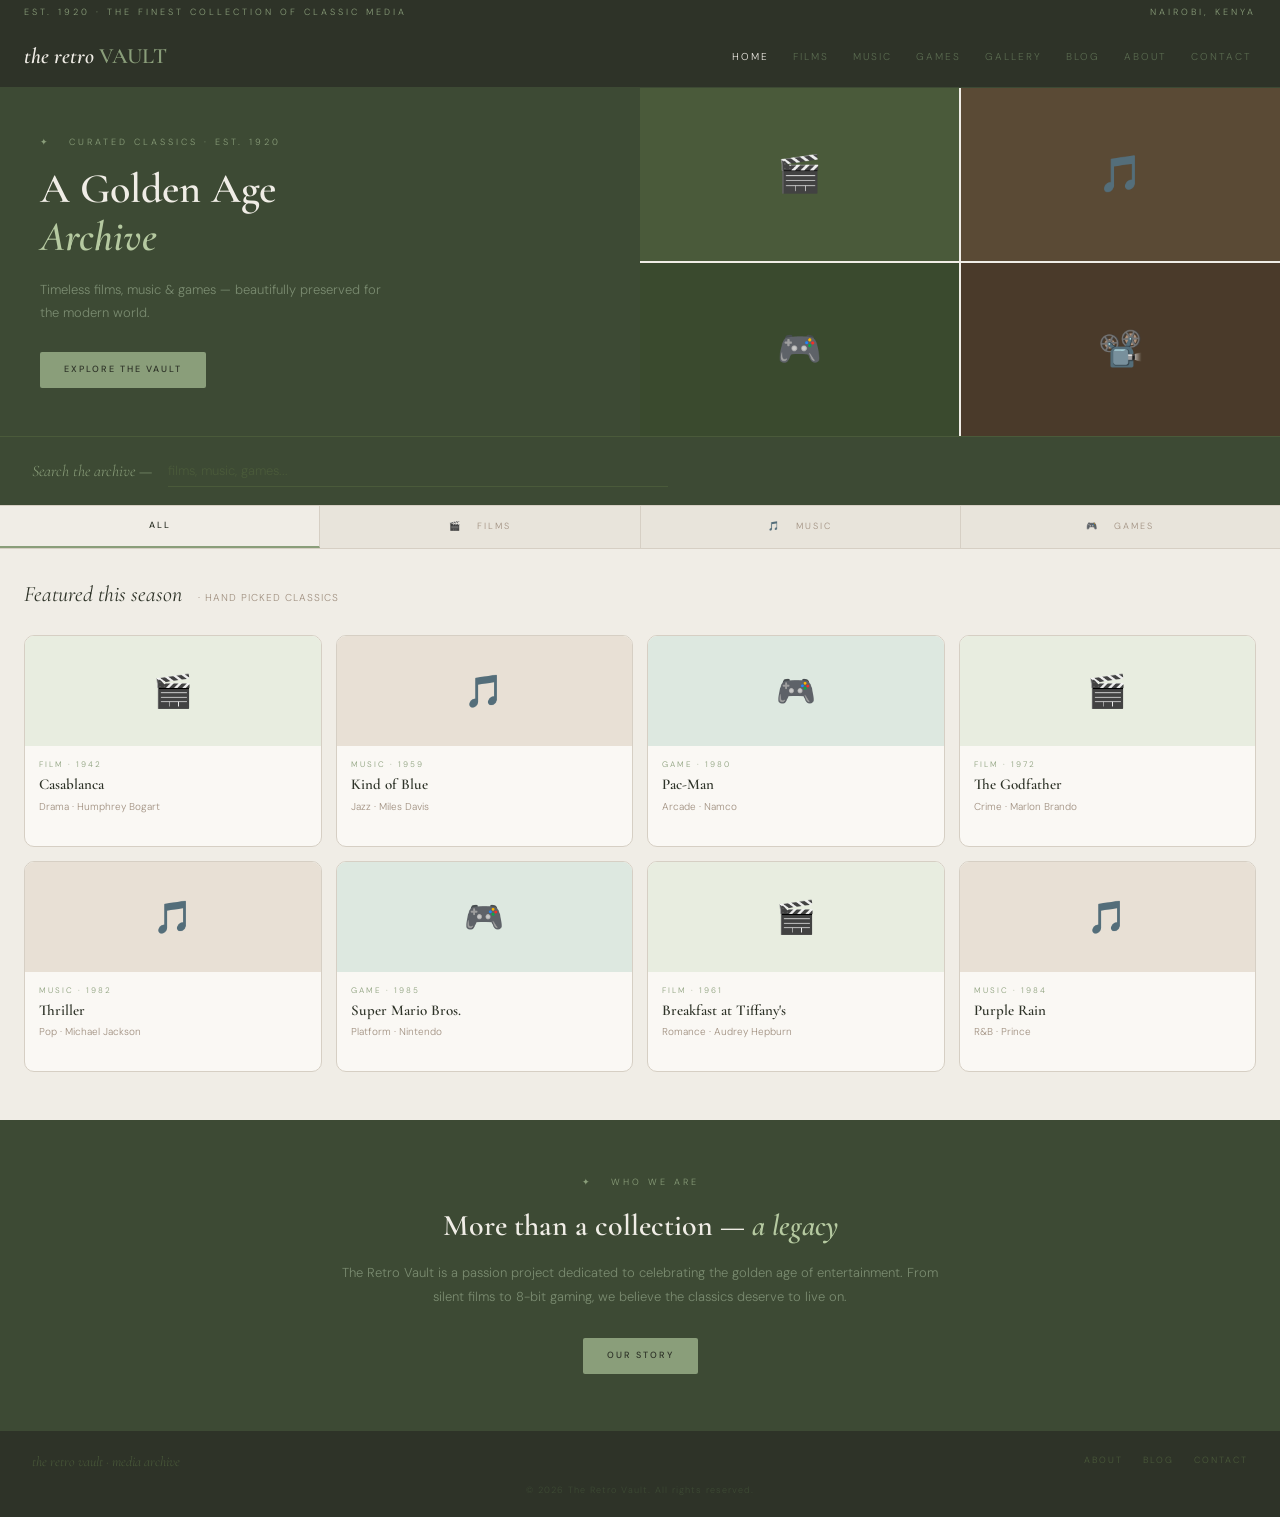
<file: index.html>
<!DOCTYPE html>
<html lang="en">
<head>
  <meta charset="UTF-8">
  <meta name="viewport" content="width=device-width, initial-scale=1.0">
  <title>The Retro Vault · Media Archive</title>
  <link href="https://cdn.jsdelivr.net/npm/bootstrap@5.3.0/dist/css/bootstrap.min.css" rel="stylesheet">
  <link href="https://fonts.googleapis.com/css2?family=Cormorant+Garamond:ital,wght@0,400;0,600;1,400;1,600&family=DM+Sans:wght@300;400;500&display=swap" rel="stylesheet">
  <link rel="stylesheet" href="css/style.css">
</head>
<body>

  <!-- TOP BAR -->
  <div class="top-bar">
    <span>EST. 1920 · THE FINEST COLLECTION OF CLASSIC MEDIA</span>
    <span>NAIROBI, KENYA</span>
  </div>

  <!-- NAVBAR -->
  <nav class="navbar navbar-expand-lg main-nav">
    <div class="container-fluid px-4">
      <a class="navbar-brand nav-logo" href="index.html">
        the retro <span>VAULT</span>
      </a>
      <button class="navbar-toggler" type="button" data-bs-toggle="collapse" data-bs-target="#navMenu">
        <span class="navbar-toggler-icon"></span>
      </button>
      <div class="collapse navbar-collapse justify-content-end" id="navMenu">
        <ul class="navbar-nav gap-3">
          <li class="nav-item"><a class="nav-link active" href="index.html">HOME</a></li>
          <li class="nav-item"><a class="nav-link" href="films.html">FILMS</a></li>
          <li class="nav-item"><a class="nav-link" href="music.html">MUSIC</a></li>
          <li class="nav-item"><a class="nav-link" href="games.html">GAMES</a></li>
          <li class="nav-item"><a class="nav-link" href="gallery.html">GALLERY</a></li>
          <li class="nav-item"><a class="nav-link" href="blog.html">BLOG</a></li>
          <li class="nav-item"><a class="nav-link" href="about.html">ABOUT</a></li>
          <li class="nav-item"><a class="nav-link" href="contact.html">CONTACT</a></li>
        </ul>
      </div>
    </div>
  </nav>

  <!-- HERO -->
  <section class="hero-section">
    <div class="hero-left">
      <div class="hero-tag">✦ &nbsp; CURATED CLASSICS · EST. 1920</div>
      <h1 class="hero-title">A Golden Age<br><em>Archive</em></h1>
      <p class="hero-sub">Timeless films, music & games — beautifully preserved for the modern world.</p>
      <a href="films.html" class="hero-btn">EXPLORE THE VAULT</a>
    </div>
    <div class="hero-right">
      <div class="hero-grid-item hg-a">🎬</div>
      <div class="hero-grid-item hg-b">🎵</div>
      <div class="hero-grid-item hg-c">🎮</div>
      <div class="hero-grid-item hg-d">📽️</div>
    </div>
  </section>

  <!-- SEARCH BAR -->
  <div class="search-section">
    <span class="search-label">Search the archive —</span>
    <input type="text" id="searchInput" class="search-input" placeholder="films, music, games..." oninput="filterCards()">
  </div>

  <!-- CATEGORY FILTER -->
  <div class="cat-bar">
    <button class="cat-btn active" onclick="filterByCategory('all', this)">ALL</button>
    <button class="cat-btn" onclick="filterByCategory('film', this)">🎬 &nbsp; FILMS</button>
    <button class="cat-btn" onclick="filterByCategory('music', this)">🎵 &nbsp; MUSIC</button>
    <button class="cat-btn" onclick="filterByCategory('game', this)">🎮 &nbsp; GAMES</button>
  </div>

  <!-- FEATURED COLLECTION -->
  <section class="collection-section container-fluid px-4">
    <div class="section-header">
      <h2 class="section-title">Featured this season</h2>
      <span class="section-sub">· HAND PICKED CLASSICS</span>
    </div>

    <div class="cards-grid" id="cardsGrid">

      <div class="vault-card" data-category="film" data-title="casablanca">
        <div class="card-thumb thumb-film">🎬</div>
        <div class="card-body-inner">
          <div class="card-cat">FILM · 1942</div>
          <h3 class="card-title">Casablanca</h3>
          <p class="card-meta">Drama · Humphrey Bogart</p>
        </div>
      </div>

      <div class="vault-card" data-category="music" data-title="kind of blue">
        <div class="card-thumb thumb-music">🎵</div>
        <div class="card-body-inner">
          <div class="card-cat">MUSIC · 1959</div>
          <h3 class="card-title">Kind of Blue</h3>
          <p class="card-meta">Jazz · Miles Davis</p>
        </div>
      </div>

      <div class="vault-card" data-category="game" data-title="pac-man">
        <div class="card-thumb thumb-game">🎮</div>
        <div class="card-body-inner">
          <div class="card-cat">GAME · 1980</div>
          <h3 class="card-title">Pac-Man</h3>
          <p class="card-meta">Arcade · Namco</p>
        </div>
      </div>

      <div class="vault-card" data-category="film" data-title="the godfather">
        <div class="card-thumb thumb-film">🎬</div>
        <div class="card-body-inner">
          <div class="card-cat">FILM · 1972</div>
          <h3 class="card-title">The Godfather</h3>
          <p class="card-meta">Crime · Marlon Brando</p>
        </div>
      </div>

      <div class="vault-card" data-category="music" data-title="thriller">
        <div class="card-thumb thumb-music">🎵</div>
        <div class="card-body-inner">
          <div class="card-cat">MUSIC · 1982</div>
          <h3 class="card-title">Thriller</h3>
          <p class="card-meta">Pop · Michael Jackson</p>
        </div>
      </div>

      <div class="vault-card" data-category="game" data-title="super mario bros">
        <div class="card-thumb thumb-game">🎮</div>
        <div class="card-body-inner">
          <div class="card-cat">GAME · 1985</div>
          <h3 class="card-title">Super Mario Bros.</h3>
          <p class="card-meta">Platform · Nintendo</p>
        </div>
      </div>

      <div class="vault-card" data-category="film" data-title="breakfast at tiffanys">
        <div class="card-thumb thumb-film">🎬</div>
        <div class="card-body-inner">
          <div class="card-cat">FILM · 1961</div>
          <h3 class="card-title">Breakfast at Tiffany's</h3>
          <p class="card-meta">Romance · Audrey Hepburn</p>
        </div>
      </div>

      <div class="vault-card" data-category="music" data-title="purple rain">
        <div class="card-thumb thumb-music">🎵</div>
        <div class="card-body-inner">
          <div class="card-cat">MUSIC · 1984</div>
          <h3 class="card-title">Purple Rain</h3>
          <p class="card-meta">R&B · Prince</p>
        </div>
      </div>

    </div>

    <!-- No results message -->
    <div id="noResults" class="no-results" style="display:none;">
      Nothing found in the archive for that search.
    </div>

  </section>

  <!-- ABOUT STRIP -->
  <section class="about-strip">
    <div class="about-strip-inner">
      <div class="about-strip-tag">✦ &nbsp; WHO WE ARE</div>
      <h2 class="about-strip-title">More than a collection — <em>a legacy</em></h2>
      <p class="about-strip-text">The Retro Vault is a passion project dedicated to celebrating the golden age of entertainment. From silent films to 8-bit gaming, we believe the classics deserve to live on.</p>
      <a href="about.html" class="hero-btn">OUR STORY</a>
    </div>
  </section>

  <!-- FOOTER -->
  <footer class="main-footer">
    <div class="footer-inner">
      <div class="footer-logo">the retro vault · media archive</div>
      <div class="footer-links">
        <a href="about.html">ABOUT</a>
        <a href="blog.html">BLOG</a>
        <a href="contact.html">CONTACT</a>
      </div>
    </div>
    <div class="footer-copy">© 2026 The Retro Vault. All rights reserved.</div>
  </footer>

  <script src="https://cdn.jsdelivr.net/npm/bootstrap@5.3.0/dist/js/bootstrap.bundle.min.js"></script>
  <script src="js/main.js"></script>
</body>
</html>
</file>
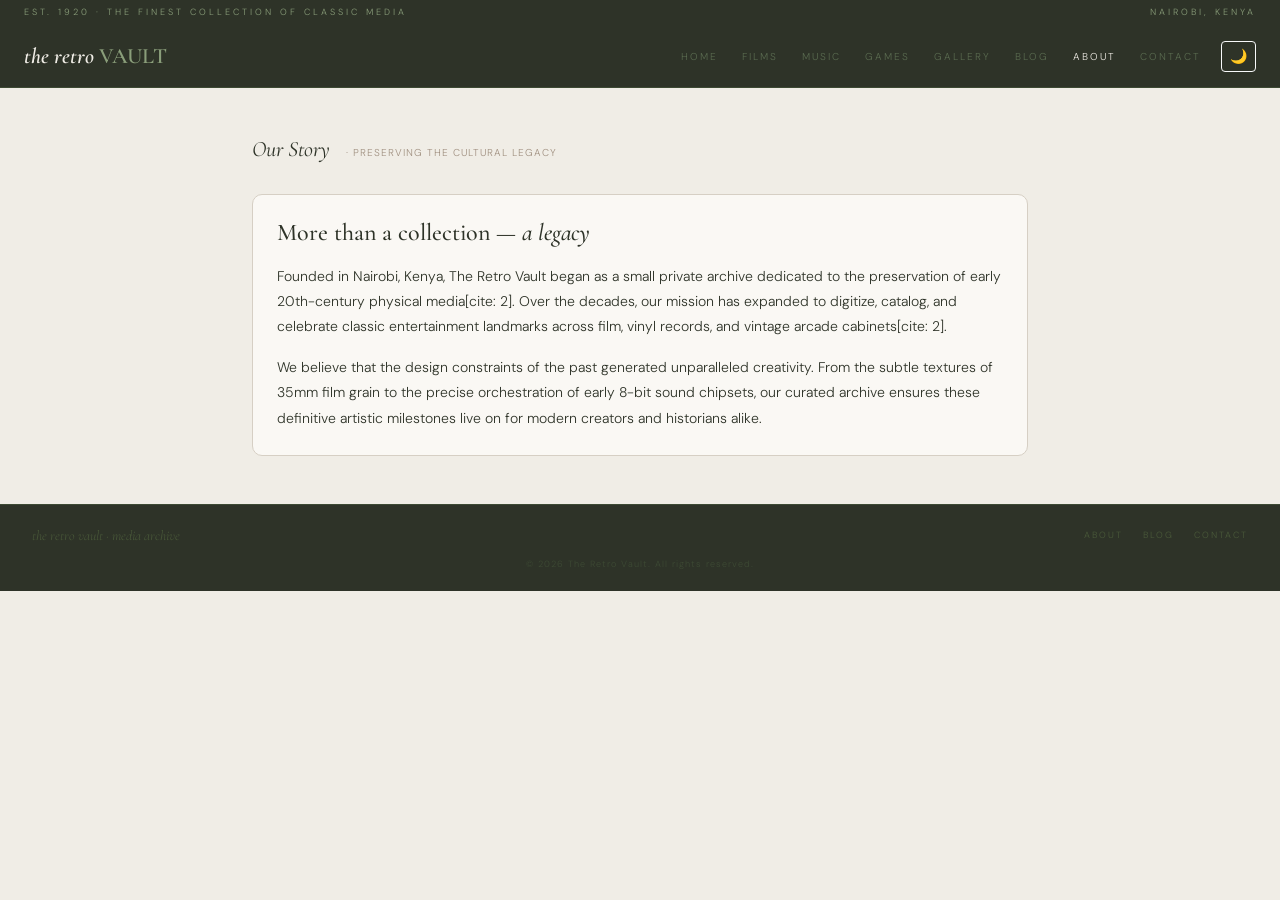
<file: about.html>
<!DOCTYPE html>
<html lang="en">
<head>
  <meta charset="UTF-8">
  <meta name="viewport" content="width=device-width, initial-scale=1.0">
  <title>About Us · The Retro Vault</title>
  <link href="https://cdn.jsdelivr.net/npm/bootstrap@5.3.0/dist/css/bootstrap.min.css" rel="stylesheet">
  <link href="https://fonts.googleapis.com/css2?family=Cormorant+Garamond:ital,wght@0,400;0,600;1,400;1,600&family=DM+Sans:wght@300;400;500&display=swap" rel="stylesheet">
  <link rel="stylesheet" href="css/style.css">
</head>
<body>
  <div class="top-bar">
    <span>EST. 1920 · THE FINEST COLLECTION OF CLASSIC MEDIA</span>
    <span>NAIROBI, KENYA</span>
  </div>

  <nav class="navbar navbar-expand-lg main-nav">
    <div class="container-fluid px-4">
      <a class="navbar-brand nav-logo" href="index.html">the retro <span>VAULT</span></a>
      <button class="navbar-toggler" type="button" data-bs-toggle="collapse" data-bs-target="#navMenu">
        <span class="navbar-toggler-icon"></span>
      </button>
      <div class="collapse navbar-collapse justify-content-end" id="navMenu">
        <ul class="navbar-nav gap-3">
          <li class="nav-item"><a class="nav-link" href="index.html">HOME</a></li>
          <li class="nav-item"><a class="nav-link" href="films.html">FILMS</a></li>
          <li class="nav-item"><a class="nav-link" href="music.html">MUSIC</a></li>
          <li class="nav-item"><a class="nav-link" href="games.html">GAMES</a></li>
          <li class="nav-item"><a class="nav-link" href="gallery.html">GALLERY</a></li>
          <li class="nav-item"><a class="nav-link" href="blog.html">BLOG</a></li>
          <li class="nav-item"><a class="nav-link active" href="about.html">ABOUT</a></li>
          <li class="nav-item"><a class="nav-link" href="contact.html">CONTACT</a></li>
        </ul>
        <button id="darkModeBtn" class="ms-3 btn btn-sm btn-outline-light" onclick="toggleDarkMode()">🌙</button>
      </div>
    </div>
  </nav>

  <div class="container my-5" style="max-width: 800px;">
    <div class="section-header mb-4">
      <h2 class="section-title">Our Story</h2>
      <span class="section-sub">· PRESERVING THE CULTURAL LEGACY</span>
    </div>

    <div class="vault-card p-4 mb-4">
      <h3 class="font-serif mb-3" style="font-family: 'Cormorant Garamond', serif; font-size: 24px;">More than a collection — <em>a legacy</em></h3>
      <p style="font-size: 14px; line-height: 1.8;">Founded in Nairobi, Kenya, The Retro Vault began as a small private archive dedicated to the preservation of early 20th-century physical media[cite: 2]. Over the decades, our mission has expanded to digitize, catalog, and celebrate classic entertainment landmarks across film, vinyl records, and vintage arcade cabinets[cite: 2].</p>
      <p style="font-size: 14px; line-height: 1.8; margin-bottom: 0;">We believe that the design constraints of the past generated unparalleled creativity. From the subtle textures of 35mm film grain to the precise orchestration of early 8-bit sound chipsets, our curated archive ensures these definitive artistic milestones live on for modern creators and historians alike.</p>
    </div>
  </div>

  <footer class="main-footer">
    <div class="footer-inner">
      <div class="footer-logo">the retro vault · media archive</div>
      <div class="footer-links">
        <a href="about.html">ABOUT</a>
        <a href="blog.html">BLOG</a>
        <a href="contact.html">CONTACT</a>
      </div>
    </div>
    <div class="footer-copy">© 2026 The Retro Vault. All rights reserved.</div>
  </footer>

  <script src="https://cdn.jsdelivr.net/npm/bootstrap@5.3.0/dist/js/bootstrap.bundle.min.js"></script>
  <script src="js/main.js"></script>
</body>
</html>
</file>
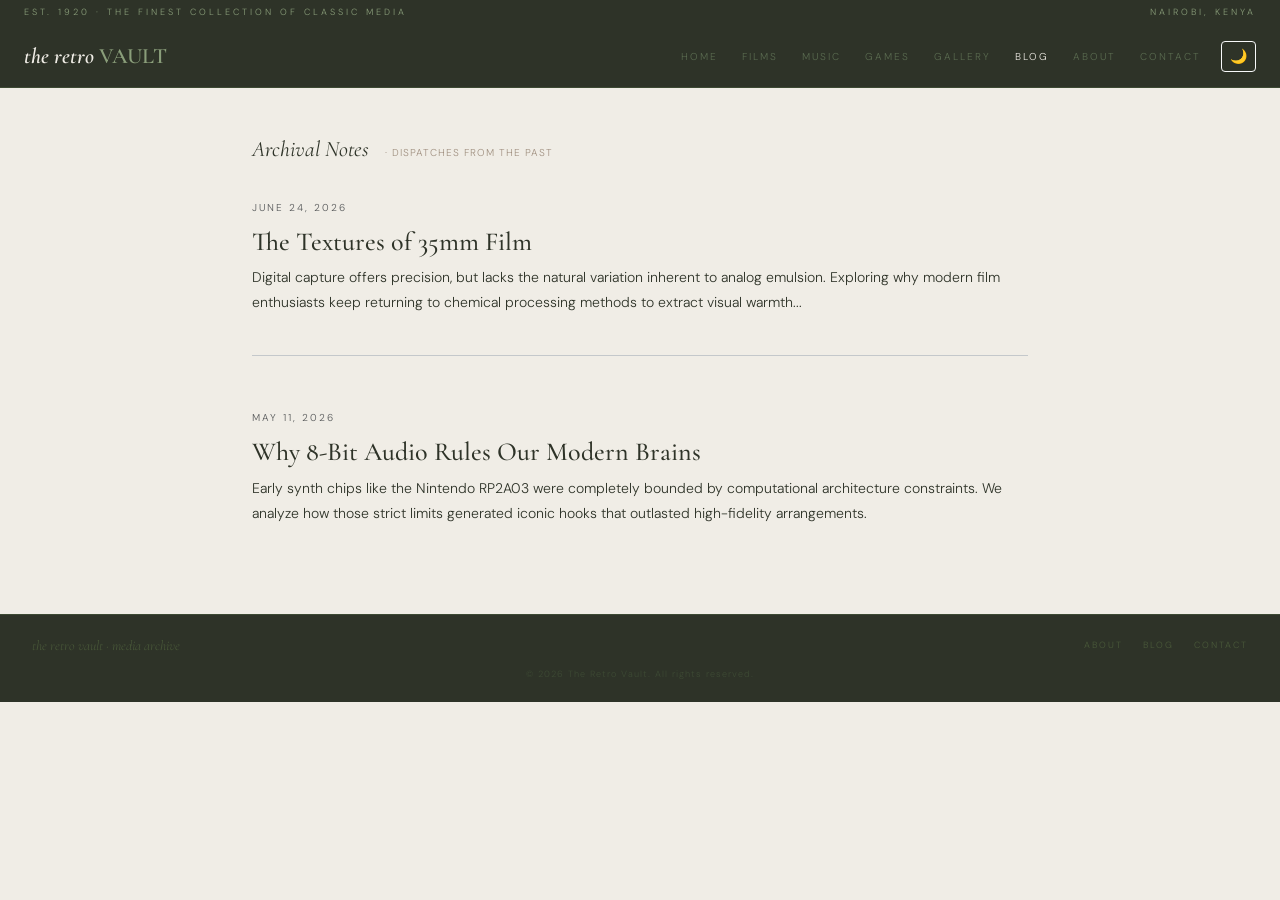
<file: blog.html>
<!DOCTYPE html>
<html lang="en">
<head>
  <meta charset="UTF-8">
  <meta name="viewport" content="width=device-width, initial-scale=1.0">
  <title>Blog · The Retro Vault</title>
  <link href="https://cdn.jsdelivr.net/npm/bootstrap@5.3.0/dist/css/bootstrap.min.css" rel="stylesheet">
  <link href="https://fonts.googleapis.com/css2?family=Cormorant+Garamond:ital,wght@0,400;0,600;1,400;1,600&family=DM+Sans:wght@300;400;500&display=swap" rel="stylesheet">
  <link rel="stylesheet" href="css/style.css">
</head>
<body>
  <div class="top-bar">
    <span>EST. 1920 · THE FINEST COLLECTION OF CLASSIC MEDIA</span>
    <span>NAIROBI, KENYA</span>
  </div>

  <nav class="navbar navbar-expand-lg main-nav">
    <div class="container-fluid px-4">
      <a class="navbar-brand nav-logo" href="index.html">the retro <span>VAULT</span></a>
      <button class="navbar-toggler" type="button" data-bs-toggle="collapse" data-bs-target="#navMenu">
        <span class="navbar-toggler-icon"></span>
      </button>
      <div class="collapse navbar-collapse justify-content-end" id="navMenu">
        <ul class="navbar-nav gap-3">
          <li class="nav-item"><a class="nav-link" href="index.html">HOME</a></li>
          <li class="nav-item"><a class="nav-link" href="films.html">FILMS</a></li>
          <li class="nav-item"><a class="nav-link" href="music.html">MUSIC</a></li>
          <li class="nav-item"><a class="nav-link" href="games.html">GAMES</a></li>
          <li class="nav-item"><a class="nav-link" href="gallery.html">GALLERY</a></li>
          <li class="nav-item"><a class="nav-link active" href="blog.html">BLOG</a></li>
          <li class="nav-item"><a class="nav-link" href="about.html">ABOUT</a></li>
          <li class="nav-item"><a class="nav-link" href="contact.html">CONTACT</a></li>
        </ul>
        <button id="darkModeBtn" class="ms-3 btn btn-sm btn-outline-light" onclick="toggleDarkMode()">🌙</button>
      </div>
    </div>
  </nav>

  <div class="container my-5" style="max-width: 800px;">
    <div class="section-header mb-4">
      <h2 class="section-title">Archival Notes</h2>
      <span class="section-sub">· DISPATCHES FROM THE PAST</span>
    </div>

    <article class="mb-5 pb-4 border-bottom border-secondary-subtle">
      <span class="text-uppercase tracking-wider text-muted small" style="font-size: 10px; letter-spacing: 2px;">June 24, 2026</span>
      <h3 class="font-serif my-2" style="font-family: 'Cormorant Garamond', serif; font-size: 26px;">The Textures of 35mm Film</h3>
      <p style="font-size: 14px; line-height: 1.8;">Digital capture offers precision, but lacks the natural variation inherent to analog emulsion. Exploring why modern film enthusiasts keep returning to chemical processing methods to extract visual warmth...</p>
    </article>

    <article class="mb-5 pb-4">
      <span class="text-uppercase tracking-wider text-muted small" style="font-size: 10px; letter-spacing: 2px;">May 11, 2026</span>
      <h3 class="font-serif my-2" style="font-family: 'Cormorant Garamond', serif; font-size: 26px;">Why 8-Bit Audio Rules Our Modern Brains</h3>
      <p style="font-size: 14px; line-height: 1.8;">Early synth chips like the Nintendo RP2A03 were completely bounded by computational architecture constraints. We analyze how those strict limits generated iconic hooks that outlasted high-fidelity arrangements.</p>
    </article>
  </div>

  <footer class="main-footer">
    <div class="footer-inner">
      <div class="footer-logo">the retro vault · media archive</div>
      <div class="footer-links">
        <a href="about.html">ABOUT</a>
        <a href="blog.html">BLOG</a>
        <a href="contact.html">CONTACT</a>
      </div>
    </div>
    <div class="footer-copy">© 2026 The Retro Vault. All rights reserved.</div>
  </footer>

  <script src="https://cdn.jsdelivr.net/npm/bootstrap@5.3.0/dist/js/bootstrap.bundle.min.js"></script>
  <script src="js/main.js"></script>
</body>
</html>
</file>
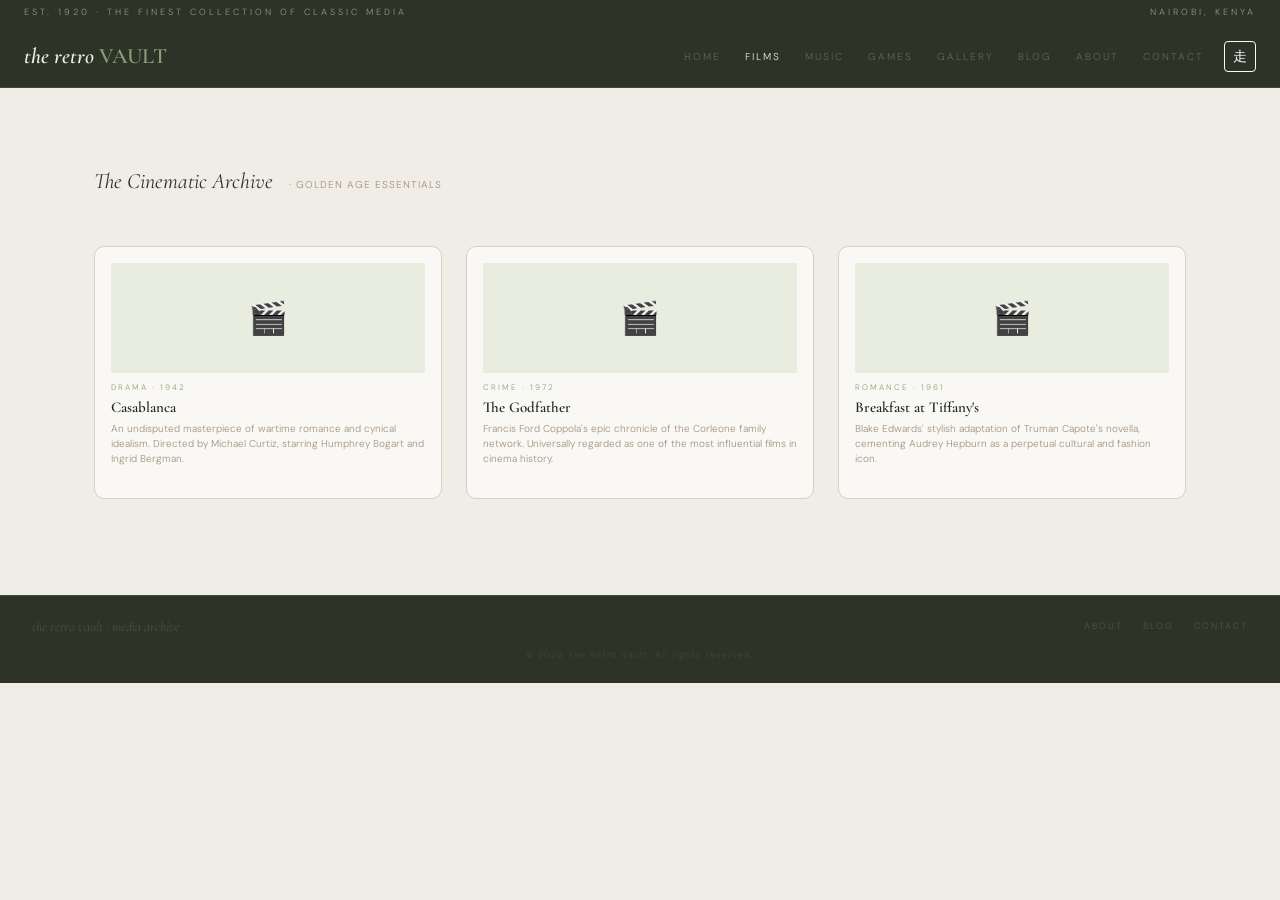
<file: films.html>
<!DOCTYPE html>
<html lang="en">
<head>
  <meta charset="UTF-8">
  <meta name="viewport" content="width=device-width, initial-scale=1.0">
  <title>Films · The Retro Vault</title>
  <link href="https://cdn.jsdelivr.net/npm/bootstrap@5.3.0/dist/css/bootstrap.min.css" rel="stylesheet">
  <link href="https://fonts.googleapis.com/css2?family=Cormorant+Garamond:ital,wght@0,400;0,600;1,400;1,600&family=DM+Sans:wght@300;400;500&display=swap" rel="stylesheet">
  <link rel="stylesheet" href="css/style.css">
</head>
<body>
  <div class="top-bar">
    <span>EST. 1920 · THE FINEST COLLECTION OF CLASSIC MEDIA</span>
    <span>NAIROBI, KENYA</span>
  </div>

  <nav class="navbar navbar-expand-lg main-nav">
    <div class="container-fluid px-4">
      <a class="navbar-brand nav-logo" href="index.html">the retro <span>VAULT</span></a>
      <button class="navbar-toggler" type="button" data-bs-toggle="collapse" data-bs-target="#navMenu">
        <span class="navbar-toggler-icon"></span>
      </button>
      <div class="collapse navbar-collapse justify-content-end" id="navMenu">
        <ul class="navbar-nav gap-3">
          <li class="nav-item"><a class="nav-link" href="index.html">HOME</a></li>
          <li class="nav-item"><a class="nav-link active" href="films.html">FILMS</a></li>
          <li class="nav-item"><a class="nav-link" href="music.html">MUSIC</a></li>
          <li class="nav-item"><a class="nav-link" href="games.html">GAMES</a></li>
          <li class="nav-item"><a class="nav-link" href="gallery.html">GALLERY</a></li>
          <li class="nav-item"><a class="nav-link" href="blog.html">BLOG</a></li>
          <li class="nav-item"><a class="nav-link" href="about.html">ABOUT</a></li>
          <li class="nav-item"><a class="nav-link" href="contact.html">CONTACT</a></li>
        </ul>
        <button id="darkModeBtn" class="ms-3 btn btn-sm btn-outline-light" onclick="toggleDarkMode()">走</button>
      </div>
    </div>
  </nav>

  <section class="collection-section container px-4 my-5">
    <div class="section-header">
      <h2 class="section-title">The Cinematic Archive</h2>
      <span class="section-sub">· GOLDEN AGE ESSENTIALS</span>
    </div>
    
    <div class="row g-4 mt-2">
      <div class="col-md-6 col-lg-4">
        <div class="vault-card p-3">
          <div class="card-thumb thumb-film">🎬</div>
          <div class="card-cat mt-2">DRAMA · 1942</div>
          <h3 class="card-title text-dark">Casablanca</h3>
          <p class="card-meta">An undisputed masterpiece of wartime romance and cynical idealism. Directed by Michael Curtiz, starring Humphrey Bogart and Ingrid Bergman.</p>
        </div>
      </div>
      <div class="col-md-6 col-lg-4">
        <div class="vault-card p-3">
          <div class="card-thumb thumb-film">🎬</div>
          <div class="card-cat mt-2">CRIME · 1972</div>
          <h3 class="card-title text-dark">The Godfather</h3>
          <p class="card-meta">Francis Ford Coppola's epic chronicle of the Corleone family network. Universally regarded as one of the most influential films in cinema history.</p>
        </div>
      </div>
      <div class="col-md-6 col-lg-4">
        <div class="vault-card p-3">
          <div class="card-thumb thumb-film">🎬</div>
          <div class="card-cat mt-2">ROMANCE · 1961</div>
          <h3 class="card-title text-dark">Breakfast at Tiffany's</h3>
          <p class="card-meta">Blake Edwards' stylish adaptation of Truman Capote's novella, cementing Audrey Hepburn as a perpetual cultural and fashion icon.</p>
        </div>
      </div>
    </div>
  </section>

  <footer class="main-footer">
    <div class="footer-inner">
      <div class="footer-logo">the retro vault · media archive</div>
      <div class="footer-links">
        <a href="about.html">ABOUT</a>
        <a href="blog.html">BLOG</a>
        <a href="contact.html">CONTACT</a>
      </div>
    </div>
    <div class="footer-copy">© 2026 The Retro Vault. All rights reserved.</div>
  </footer>

  <script src="https://cdn.jsdelivr.net/npm/bootstrap@5.3.0/dist/js/bootstrap.bundle.min.js"></script>
  <script src="js/main.js"></script>
</body>
</html>
</file>
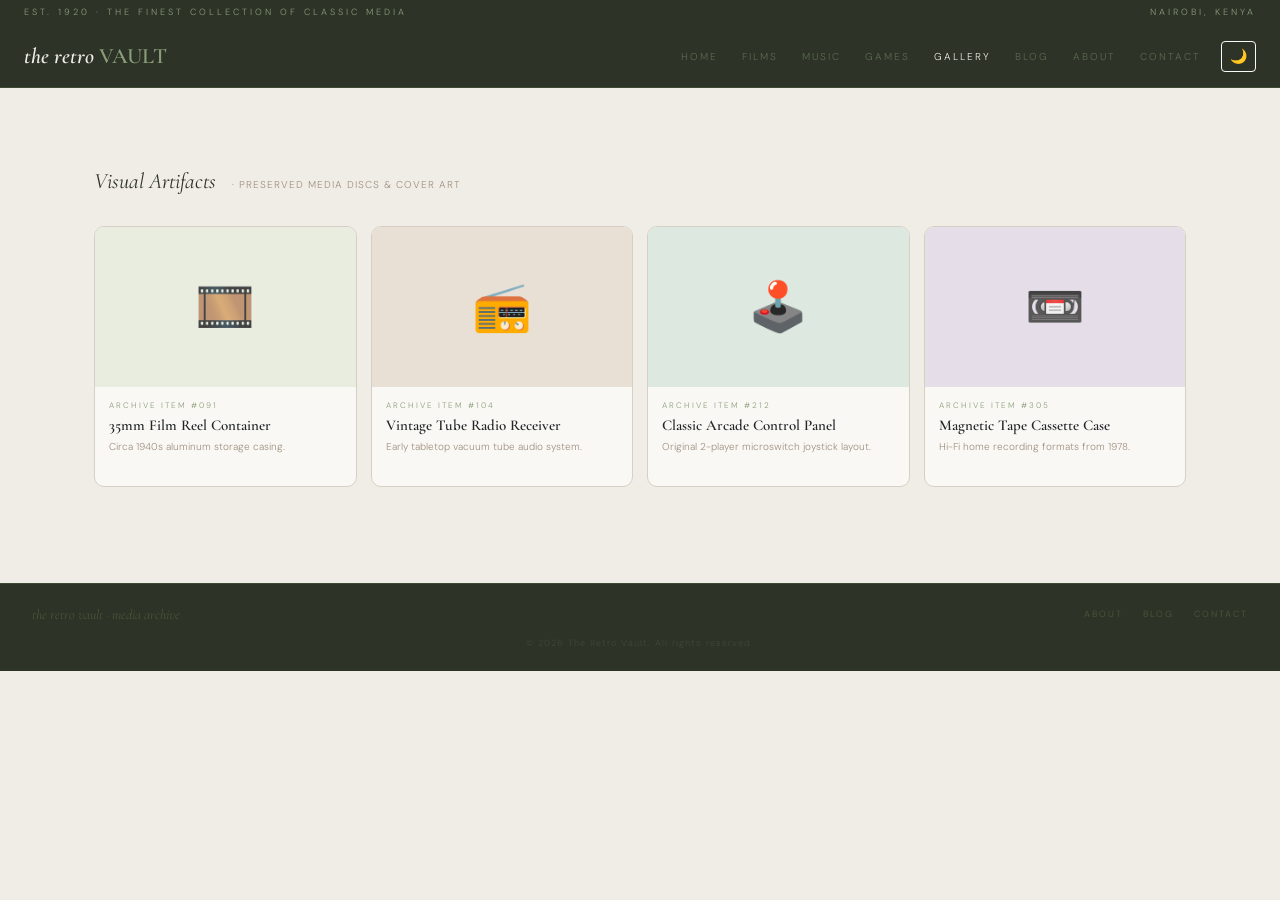
<file: gallery.html>
<!DOCTYPE html>
<html lang="en">
<head>
  <meta charset="UTF-8">
  <meta name="viewport" content="width=device-width, initial-scale=1.0">
  <title>Gallery · The Retro Vault</title>
  <link href="https://cdn.jsdelivr.net/npm/bootstrap@5.3.0/dist/css/bootstrap.min.css" rel="stylesheet">
  <link href="https://fonts.googleapis.com/css2?family=Cormorant+Garamond:ital,wght@0,400;0,600;1,400;1,600&family=DM+Sans:wght@300;400;500&display=swap" rel="stylesheet">
  <link rel="stylesheet" href="css/style.css">
</head>
<body>
  <div class="top-bar">
    <span>EST. 1920 · THE FINEST COLLECTION OF CLASSIC MEDIA</span>
    <span>NAIROBI, KENYA</span>
  </div>

  <nav class="navbar navbar-expand-lg main-nav">
    <div class="container-fluid px-4">
      <a class="navbar-brand nav-logo" href="index.html">the retro <span>VAULT</span></a>
      <button class="navbar-toggler" type="button" data-bs-toggle="collapse" data-bs-target="#navMenu">
        <span class="navbar-toggler-icon"></span>
      </button>
      <div class="collapse navbar-collapse justify-content-end" id="navMenu">
        <ul class="navbar-nav gap-3">
          <li class="nav-item"><a class="nav-link" href="index.html">HOME</a></li>
          <li class="nav-item"><a class="nav-link" href="films.html">FILMS</a></li>
          <li class="nav-item"><a class="nav-link" href="music.html">MUSIC</a></li>
          <li class="nav-item"><a class="nav-link" href="games.html">GAMES</a></li>
          <li class="nav-item"><a class="nav-link active" href="gallery.html">GALLERY</a></li>
          <li class="nav-item"><a class="nav-link" href="blog.html">BLOG</a></li>
          <li class="nav-item"><a class="nav-link" href="about.html">ABOUT</a></li>
          <li class="nav-item"><a class="nav-link" href="contact.html">CONTACT</a></li>
        </ul>
        <button id="darkModeBtn" class="ms-3 btn btn-sm btn-outline-light" onclick="toggleDarkMode()">🌙</button>
      </div>
    </div>
  </nav>

  <section class="collection-section container px-4 my-5">
    <div class="section-header">
      <h2 class="section-title">Visual Artifacts</h2>
      <span class="section-sub">· PRESERVED MEDIA DISCS & COVER ART</span>
    </div>
    
    <!-- Gallery Grid matching style.css layout perfectly -->
    <div class="cards-grid mt-4">
      
      <div class="vault-card">
        <div class="card-thumb" style="background: #e8ede0; height: 160px; font-size: 48px;">🎞️</div>
        <div class="card-body-inner">
          <div class="card-cat">ARCHIVE ITEM #091</div>
          <h3 class="card-title text-dark">35mm Film Reel Container</h3>
          <p class="card-meta">Circa 1940s aluminum storage casing.</p>
        </div>
      </div>

      <div class="vault-card">
        <div class="card-thumb" style="background: #e8e0d5; height: 160px; font-size: 48px;">📻</div>
        <div class="card-body-inner">
          <div class="card-cat">ARCHIVE ITEM #104</div>
          <h3 class="card-title text-dark">Vintage Tube Radio Receiver</h3>
          <p class="card-meta">Early tabletop vacuum tube audio system.</p>
        </div>
      </div>

      <div class="vault-card">
        <div class="card-thumb" style="background: #dde8e0; height: 160px; font-size: 48px;">🕹️</div>
        <div class="card-body-inner">
          <div class="card-cat">ARCHIVE ITEM #212</div>
          <h3 class="card-title text-dark">Classic Arcade Control Panel</h3>
          <p class="card-meta">Original 2-player microswitch joystick layout.</p>
        </div>
      </div>

      <div class="vault-card">
        <div class="card-thumb" style="background: #e5dde8; height: 160px; font-size: 48px;">📼</div>
        <div class="card-body-inner">
          <div class="card-cat">ARCHIVE ITEM #305</div>
          <h3 class="card-title text-dark">Magnetic Tape Cassette Case</h3>
          <p class="card-meta">Hi-Fi home recording formats from 1978.</p>
        </div>
      </div>

    </div>
  </section>

  <footer class="main-footer">
    <div class="footer-inner">
      <div class="footer-logo">the retro vault · media archive</div>
      <div class="footer-links">
        <a href="about.html">ABOUT</a>
        <a href="blog.html">BLOG</a>
        <a href="contact.html">CONTACT</a>
      </div>
    </div>
    <div class="footer-copy">© 2026 The Retro Vault. All rights reserved.</div>
  </footer>

  <script src="https://cdn.jsdelivr.net/npm/bootstrap@5.3.0/dist/js/bootstrap.bundle.min.js"></script>
  <script src="js/main.js"></script>
</body>
</html>
</file>
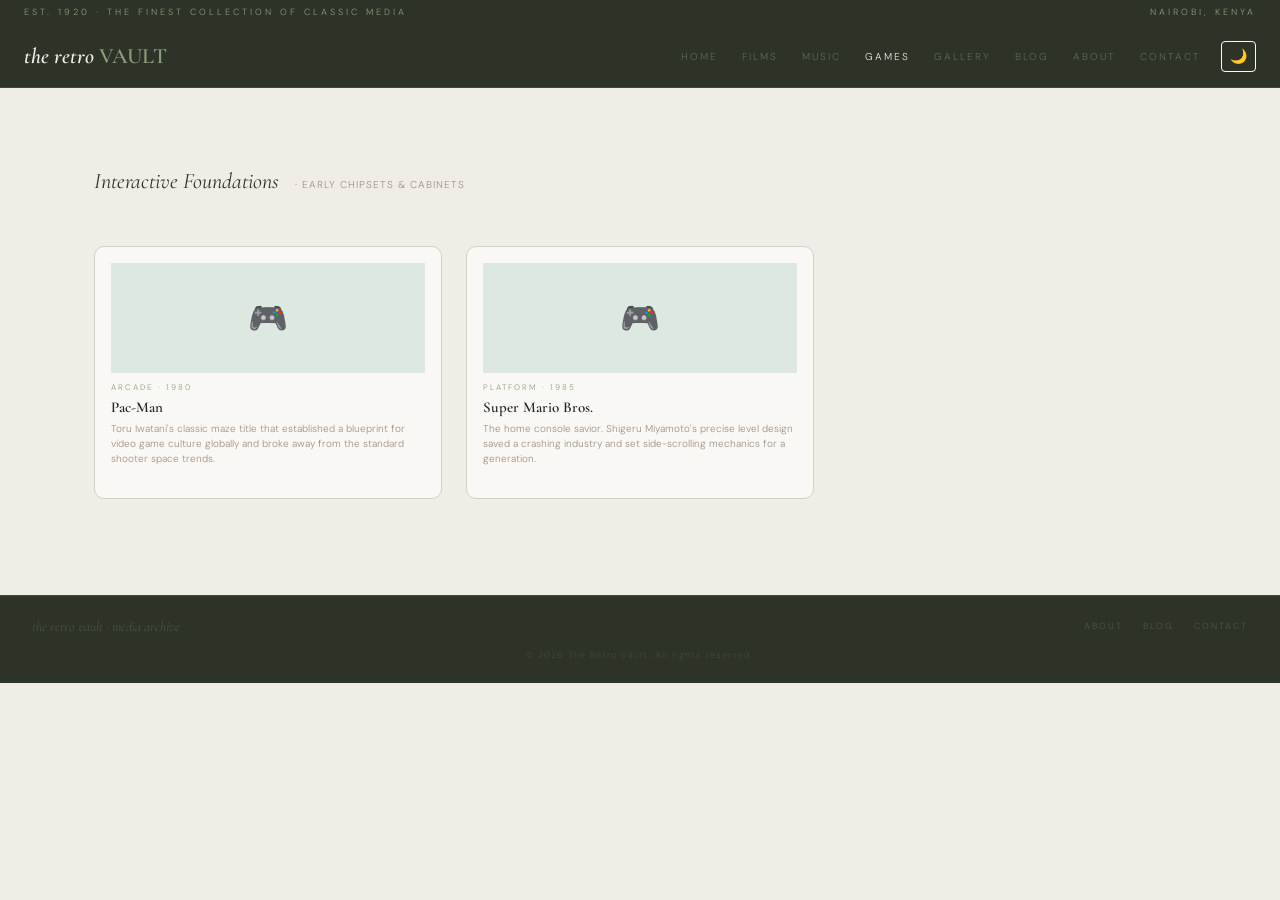
<file: games.html>
<!DOCTYPE html>
<html lang="en">
<head>
  <meta charset="UTF-8">
  <meta name="viewport" content="width=device-width, initial-scale=1.0">
  <title>Games · The Retro Vault</title>
  <link href="https://cdn.jsdelivr.net/npm/bootstrap@5.3.0/dist/css/bootstrap.min.css" rel="stylesheet">
  <link href="https://fonts.googleapis.com/css2?family=Cormorant+Garamond:ital,wght@0,400;0,600;1,400;1,600&family=DM+Sans:wght@300;400;500&display=swap" rel="stylesheet">
  <link rel="stylesheet" href="css/style.css">
</head>
<body>
  <div class="top-bar">
    <span>EST. 1920 · THE FINEST COLLECTION OF CLASSIC MEDIA</span>
    <span>NAIROBI, KENYA</span>
  </div>

  <nav class="navbar navbar-expand-lg main-nav">
    <div class="container-fluid px-4">
      <a class="navbar-brand nav-logo" href="index.html">the retro <span>VAULT</span></a>
      <button class="navbar-toggler" type="button" data-bs-toggle="collapse" data-bs-target="#navMenu">
        <span class="navbar-toggler-icon"></span>
      </button>
      <div class="collapse navbar-collapse justify-content-end" id="navMenu">
        <ul class="navbar-nav gap-3">
          <li class="nav-item"><a class="nav-link" href="index.html">HOME</a></li>
          <li class="nav-item"><a class="nav-link" href="films.html">FILMS</a></li>
          <li class="nav-item"><a class="nav-link" href="music.html">MUSIC</a></li>
          <li class="nav-item"><a class="nav-link active" href="games.html">GAMES</a></li>
          <li class="nav-item"><a class="nav-link" href="gallery.html">GALLERY</a></li>
          <li class="nav-item"><a class="nav-link" href="blog.html">BLOG</a></li>
          <li class="nav-item"><a class="nav-link" href="about.html">ABOUT</a></li>
          <li class="nav-item"><a class="nav-link" href="contact.html">CONTACT</a></li>
        </ul>
        <button id="darkModeBtn" class="ms-3 btn btn-sm btn-outline-light" onclick="toggleDarkMode()">🌙</button>
      </div>
    </div>
  </nav>

  <section class="collection-section container px-4 my-5">
    <div class="section-header">
      <h2 class="section-title">Interactive Foundations</h2>
      <span class="section-sub">· EARLY CHIPSETS & CABINETS</span>
    </div>
    
    <div class="row g-4 mt-2">
      <div class="col-md-6 col-lg-4">
        <div class="vault-card p-3">
          <div class="card-thumb thumb-game">🎮</div>
          <div class="card-cat mt-2">ARCADE · 1980</div>
          <h3 class="card-title text-dark">Pac-Man</h3>
          <p class="card-meta">Toru Iwatani's classic maze title that established a blueprint for video game culture globally and broke away from the standard shooter space trends.</p>
        </div>
      </div>
      <div class="col-md-6 col-lg-4">
        <div class="vault-card p-3">
          <div class="card-thumb thumb-game">🎮</div>
          <div class="card-cat mt-2">PLATFORM · 1985</div>
          <h3 class="card-title text-dark">Super Mario Bros.</h3>
          <p class="card-meta">The home console savior. Shigeru Miyamoto's precise level design saved a crashing industry and set side-scrolling mechanics for a generation.</p>
        </div>
      </div>
    </div>
  </section>

  <footer class="main-footer">
    <div class="footer-inner">
      <div class="footer-logo">the retro vault · media archive</div>
      <div class="footer-links">
        <a href="about.html">ABOUT</a>
        <a href="blog.html">BLOG</a>
        <a href="contact.html">CONTACT</a>
      </div>
    </div>
    <div class="footer-copy">© 2026 The Retro Vault. All rights reserved.</div>
  </footer>

  <script src="https://cdn.jsdelivr.net/npm/bootstrap@5.3.0/dist/js/bootstrap.bundle.min.js"></script>
  <script src="js/main.js"></script>
</body>
</html>
</file>
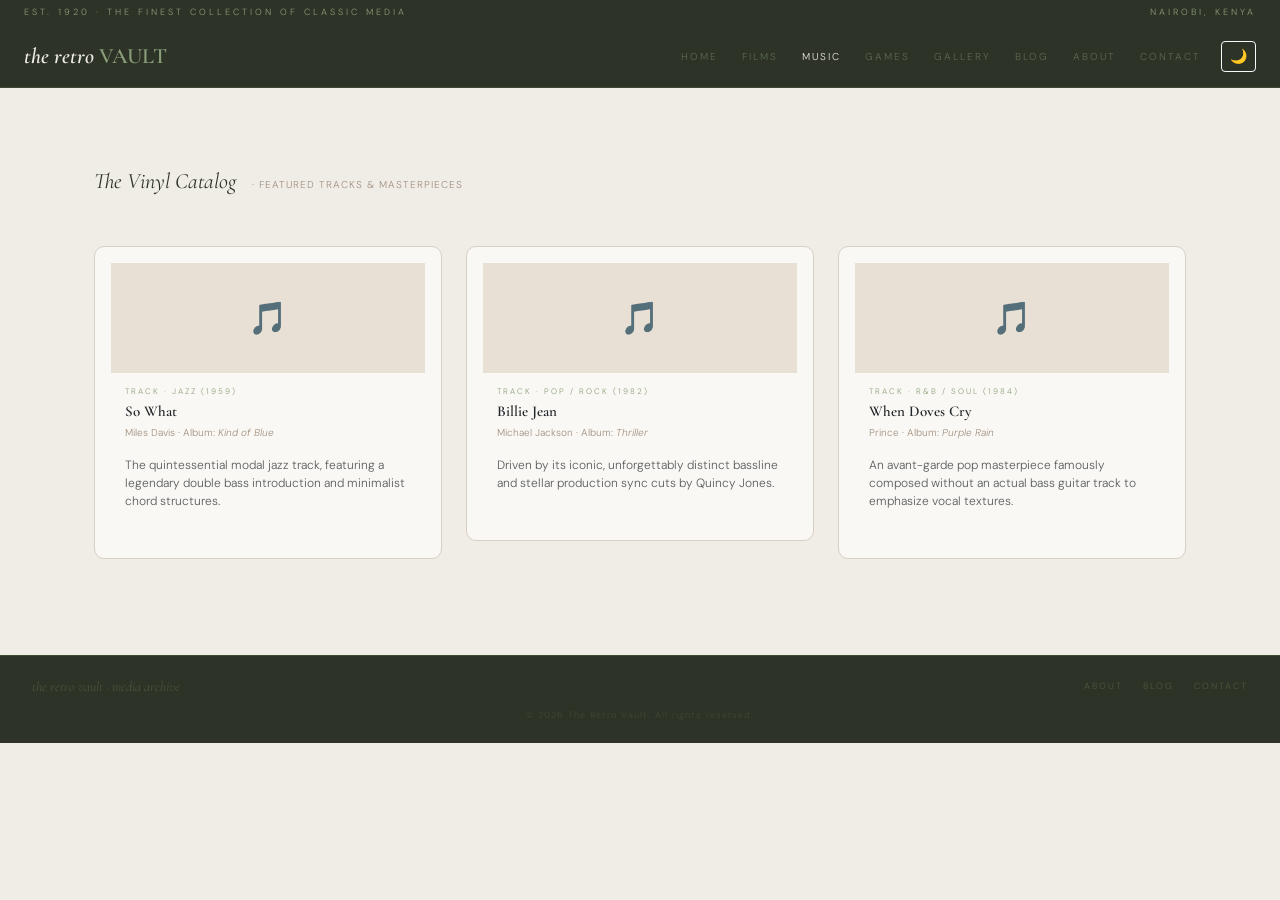
<file: music.html>
<!DOCTYPE html>
<html lang="en">
<head>
  <meta charset="UTF-8">
  <meta name="viewport" content="width=device-width, initial-scale=1.0">
  <title>Music · The Retro Vault</title>
  <link href="https://cdn.jsdelivr.net/npm/bootstrap@5.3.0/dist/css/bootstrap.min.css" rel="stylesheet">
  <link href="https://fonts.googleapis.com/css2?family=Cormorant+Garamond:ital,wght@0,400;0,600;1,400;1,600&family=DM+Sans:wght@300;400;500&display=swap" rel="stylesheet">
  <link rel="stylesheet" href="css/style.css">
</head>
<body>
  <div class="top-bar">
    <span>EST. 1920 · THE FINEST COLLECTION OF CLASSIC MEDIA</span>
    <span>NAIROBI, KENYA</span>
  </div>

  <nav class="navbar navbar-expand-lg main-nav">
    <div class="container-fluid px-4">
      <a class="navbar-brand nav-logo" href="index.html">the retro <span>VAULT</span></a>
      <button class="navbar-toggler" type="button" data-bs-toggle="collapse" data-bs-target="#navMenu">
        <span class="navbar-toggler-icon"></span>
      </button>
      <div class="collapse navbar-collapse justify-content-end" id="navMenu">
        <ul class="navbar-nav gap-3">
          <li class="nav-item"><a class="nav-link" href="index.html">HOME</a></li>
          <li class="nav-item"><a class="nav-link" href="films.html">FILMS</a></li>
          <li class="nav-item"><a class="nav-link active" href="music.html">MUSIC</a></li>
          <li class="nav-item"><a class="nav-link" href="games.html">GAMES</a></li>
          <li class="nav-item"><a class="nav-link" href="gallery.html">GALLERY</a></li>
          <li class="nav-item"><a class="nav-link" href="blog.html">BLOG</a></li>
          <li class="nav-item"><a class="nav-link" href="about.html">ABOUT</a></li>
          <li class="nav-item"><a class="nav-link" href="contact.html">CONTACT</a></li>
        </ul>
        <button id="darkModeBtn" class="ms-3 btn btn-sm btn-outline-light" onclick="toggleDarkMode()">🌙</button>
      </div>
    </div>
  </nav>

  <section class="collection-section container px-4 my-5">
    <div class="section-header">
      <h2 class="section-title">The Vinyl Catalog</h2>
      <span class="section-sub">· FEATURED TRACKS & MASTERPIECES</span>
    </div>
    
    <!-- Songs Grid matching style.css layout -->
    <div class="row g-4 mt-2">
      
      <!-- Track 1 -->
      <div class="col-md-6 col-lg-4">
        <div class="vault-card p-3">
          <!-- The album visual placeholder structured exactly like index.html -->
          <div class="card-thumb thumb-music">🎵</div>
          <div class="card-body-inner">
            <div class="card-cat">TRACK · JAZZ (1959)</div>
            <h3 class="card-title text-dark">So What</h3>
            <p class="card-meta">Miles Davis · Album: <em>Kind of Blue</em></p>
            <p class="small text-muted mt-2" style="font-size: 12px;">The quintessential modal jazz track, featuring a legendary double bass introduction and minimalist chord structures.</p>
          </div>
        </div>
      </div>

      <!-- Track 2 -->
      <div class="col-md-6 col-lg-4">
        <div class="vault-card p-3">
          <div class="card-thumb thumb-music">🎵</div>
          <div class="card-body-inner">
            <div class="card-cat">TRACK · POP / ROCK (1982)</div>
            <h3 class="card-title text-dark">Billie Jean</h3>
            <p class="card-meta">Michael Jackson · Album: <em>Thriller</em></p>
            <p class="small text-muted mt-2" style="font-size: 12px;">Driven by its iconic, unforgettably distinct bassline and stellar production sync cuts by Quincy Jones.</p>
          </div>
        </div>
      </div>

      <!-- Track 3 -->
      <div class="col-md-6 col-lg-4">
        <div class="vault-card p-3">
          <div class="card-thumb thumb-music">🎵</div>
          <div class="card-body-inner">
            <div class="card-cat">TRACK · R&B / SOUL (1984)</div>
            <h3 class="card-title text-dark">When Doves Cry</h3>
            <p class="card-meta">Prince · Album: <em>Purple Rain</em></p>
            <p class="small text-muted mt-2" style="font-size: 12px;">An avant-garde pop masterpiece famously composed without an actual bass guitar track to emphasize vocal textures.</p>
          </div>
        </div>
      </div>

    </div>
  </section>

  <footer class="main-footer">
    <div class="footer-inner">
      <div class="footer-logo">the retro vault · media archive</div>
      <div class="footer-links">
        <a href="about.html">ABOUT</a>
        <a href="blog.html">BLOG</a>
        <a href="contact.html">CONTACT</a>
      </div>
    </div>
    <div class="footer-copy">© 2026 The Retro Vault. All rights reserved.</div>
  </footer>

  <script src="https://cdn.jsdelivr.net/npm/bootstrap@5.3.0/dist/js/bootstrap.bundle.min.js"></script>
  <script src="js/main.js"></script>
</body>
</html>
</file>
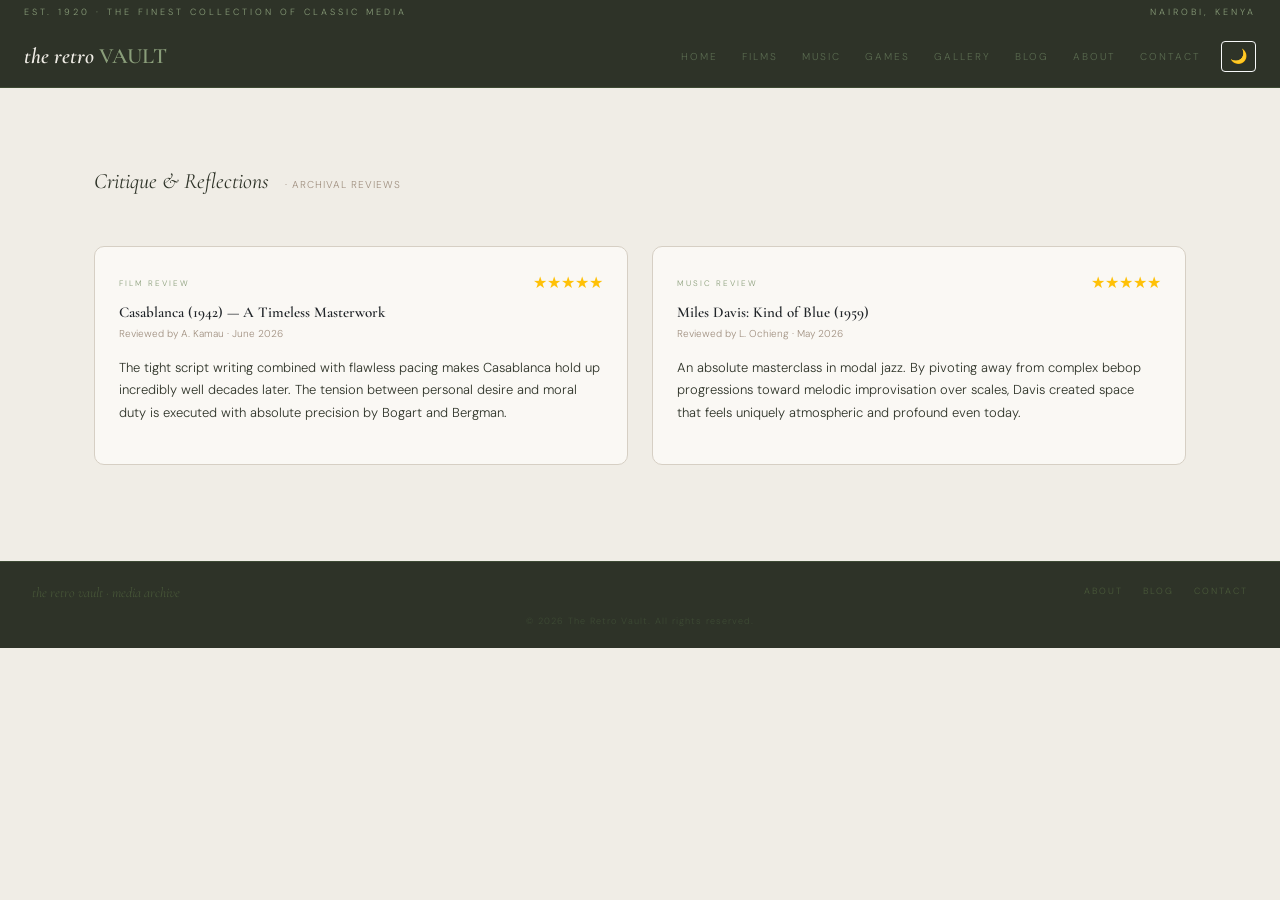
<file: reviews.html>
<!DOCTYPE html>
<html lang="en">
<head>
  <meta charset="UTF-8">
  <meta name="viewport" content="width=device-width, initial-scale=1.0">
  <title>Reviews · The Retro Vault</title>
  <link href="https://cdn.jsdelivr.net/npm/bootstrap@5.3.0/dist/css/bootstrap.min.css" rel="stylesheet">
  <link href="https://fonts.googleapis.com/css2?family=Cormorant+Garamond:ital,wght@0,400;0,600;1,400;1,600&family=DM+Sans:wght@300;400;500&display=swap" rel="stylesheet">
  <link rel="stylesheet" href="css/style.css">
</head>
<body>
  <div class="top-bar">
    <span>EST. 1920 · THE FINEST COLLECTION OF CLASSIC MEDIA</span>
    <span>NAIROBI, KENYA</span>
  </div>

  <nav class="navbar navbar-expand-lg main-nav">
    <div class="container-fluid px-4">
      <a class="navbar-brand nav-logo" href="index.html">the retro <span>VAULT</span></a>
      <button class="navbar-toggler" type="button" data-bs-toggle="collapse" data-bs-target="#navMenu">
        <span class="navbar-toggler-icon"></span>
      </button>
      <div class="collapse navbar-collapse justify-content-end" id="navMenu">
        <ul class="navbar-nav gap-3">
          <li class="nav-item"><a class="nav-link" href="index.html">HOME</a></li>
          <li class="nav-item"><a class="nav-link" href="films.html">FILMS</a></li>
          <li class="nav-item"><a class="nav-link" href="music.html">MUSIC</a></li>
          <li class="nav-item"><a class="nav-link" href="games.html">GAMES</a></li>
          <li class="nav-item"><a class="nav-link" href="gallery.html">GALLERY</a></li>
          <li class="nav-item"><a class="nav-link" href="blog.html">BLOG</a></li>
          <li class="nav-item"><a class="nav-link" href="about.html">ABOUT</a></li>
          <li class="nav-item"><a class="nav-link" href="contact.html">CONTACT</a></li>
        </ul>
        <button id="darkModeBtn" class="ms-3 btn btn-sm btn-outline-light" onclick="toggleDarkMode()">🌙</button>
      </div>
    </div>
  </nav>

  <section class="collection-section container px-4 my-5">
    <div class="section-header">
      <h2 class="section-title">Critique & Reflections</h2>
      <span class="section-sub">· ARCHIVAL REVIEWS</span>
    </div>
    
    <div class="row g-4 mt-2">
      <div class="col-md-6">
        <div class="vault-card p-4">
          <div class="d-flex justify-content-between align-items-center mb-2">
            <span class="card-cat mb-0">FILM REVIEW</span>
            <span class="text-warning">★★★★★</span>
          </div>
          <h3 class="card-title text-dark">Casablanca (1942) — A Timeless Masterwork</h3>
          <p class="card-meta mb-3">Reviewed by A. Kamau · June 2026</p>
          <p style="font-size: 13px; line-height: 1.7;">The tight script writing combined with flawless pacing makes Casablanca hold up incredibly well decades later. The tension between personal desire and moral duty is executed with absolute precision by Bogart and Bergman.</p>
        </div>
      </div>

      <div class="col-md-6">
        <div class="vault-card p-4">
          <div class="d-flex justify-content-between align-items-center mb-2">
            <span class="card-cat mb-0">MUSIC REVIEW</span>
            <span class="text-warning">★★★★★</span>
          </div>
          <h3 class="card-title text-dark">Miles Davis: Kind of Blue (1959)</h3>
          <p class="card-meta mb-3">Reviewed by L. Ochieng · May 2026</p>
          <p style="font-size: 13px; line-height: 1.7;">An absolute masterclass in modal jazz. By pivoting away from complex bebop progressions toward melodic improvisation over scales, Davis created space that feels uniquely atmospheric and profound even today.</p>
        </div>
      </div>
    </div>
  </section>

  <footer class="main-footer">
    <div class="footer-inner">
      <div class="footer-logo">the retro vault · media archive</div>
      <div class="footer-links">
        <a href="about.html">ABOUT</a>
        <a href="blog.html">BLOG</a>
        <a href="contact.html">CONTACT</a>
      </div>
    </div>
    <div class="footer-copy">© 2026 The Retro Vault. All rights reserved.</div>
  </footer>

  <script src="https://cdn.jsdelivr.net/npm/bootstrap@5.3.0/dist/js/bootstrap.bundle.min.js"></script>
  <script src="js/main.js"></script>
</body>
</html>
</file>
<file: css/style.css>
@import url('https://fonts.googleapis.com/css2?family=Cormorant+Garamond:ital,wght@0,400;0,600;1,400;1,600&family=DM+Sans:wght@300;400;500&display=swap');

/* ── ROOT & RESET ── */
*, *::before, *::after { box-sizing: border-box; margin: 0; padding: 0; }

:root {
  --cream:       #f0ede6;
  --cream-dark:  #e8e4db;
  --cream-border:#d6cfc4;
  --sage-deep:   #2e3328;
  --sage-mid:    #3d4a34;
  --sage-light:  #4a5a3a;
  --sage-accent: #8a9e7a;
  --sage-soft:   #b5c9a0;
  --muted:       #7a8b70;
  --text-muted:  #a09080;
  --white:       #faf8f4;
}

body {
  background: var(--cream);
  color: var(--sage-deep);
  font-family: 'DM Sans', sans-serif;
  font-weight: 300;
}

/* ── TOP BAR ── */
.top-bar {
  background: var(--sage-deep);
  padding: 6px 24px;
  display: flex;
  justify-content: space-between;
  align-items: center;
  font-size: 9px;
  letter-spacing: 3px;
  color: var(--sage-accent);
}

/* ── NAVBAR ── */
.main-nav {
  background: var(--sage-deep);
  border-bottom: 1px solid var(--sage-mid);
  padding: 0 !important;
  height: 62px;
}

.nav-logo {
  font-family: 'Cormorant Garamond', serif;
  font-size: 22px;
  font-weight: 600;
  color: var(--cream) !important;
  font-style: italic;
  text-decoration: none;
}

.nav-logo span {
  color: var(--sage-accent);
  font-style: normal;
}

.navbar-nav .nav-link {
  font-size: 10px;
  letter-spacing: 2px;
  color: #5a6b50 !important;
  font-weight: 300;
  transition: color 0.2s;
  padding: 8px 4px !important;
}

.navbar-nav .nav-link:hover,
.navbar-nav .nav-link.active {
  color: var(--cream) !important;
}

.navbar-toggler { border-color: var(--sage-accent); }
.navbar-toggler-icon { filter: invert(1); }

/* ── HERO ── */
.hero-section {
  display: grid;
  grid-template-columns: 1fr 1fr;
  min-height: 280px;
}

.hero-left {
  background: var(--sage-mid);
  padding: 48px 40px;
  display: flex;
  flex-direction: column;
  justify-content: center;
}

.hero-tag {
  font-size: 9px;
  letter-spacing: 3px;
  color: var(--sage-accent);
  margin-bottom: 16px;
  font-weight: 300;
}

.hero-title {
  font-family: 'Cormorant Garamond', serif;
  font-size: 42px;
  font-weight: 600;
  color: var(--cream);
  line-height: 1.15;
  margin-bottom: 16px;
}

.hero-title em {
  color: var(--sage-soft);
  font-style: italic;
}

.hero-sub {
  font-size: 13px;
  color: var(--muted);
  line-height: 1.8;
  margin-bottom: 28px;
  font-weight: 300;
  max-width: 360px;
}

.hero-btn {
  display: inline-block;
  padding: 11px 24px;
  background: var(--sage-accent);
  color: var(--sage-deep);
  font-size: 9px;
  letter-spacing: 2px;
  border-radius: 2px;
  font-weight: 500;
  text-decoration: none;
  width: fit-content;
  transition: background 0.2s;
}

.hero-btn:hover {
  background: var(--sage-soft);
  color: var(--sage-deep);
}

.hero-right {
  display: grid;
  grid-template-columns: 1fr 1fr;
  grid-template-rows: 1fr 1fr;
  gap: 2px;
}

.hero-grid-item {
  display: flex;
  align-items: center;
  justify-content: center;
  font-size: 36px;
}

.hg-a { background: #4a5a3a; }
.hg-b { background: #5a4a35; }
.hg-c { background: #3a4a2e; }
.hg-d { background: #4a3a2a; }

/* ── SEARCH ── */
.search-section {
  background: var(--sage-mid);
  padding: 18px 32px;
  display: flex;
  align-items: center;
  gap: 16px;
  border-top: 1px solid var(--sage-light);
}

.search-label {
  font-family: 'Cormorant Garamond', serif;
  font-size: 16px;
  font-style: italic;
  color: var(--sage-accent);
  white-space: nowrap;
}

.search-input {
  flex: 1;
  background: transparent;
  border: none;
  border-bottom: 1px solid var(--sage-light);
  padding: 6px 0;
  color: var(--cream);
  font-family: 'DM Sans', sans-serif;
  font-size: 13px;
  font-weight: 300;
  outline: none;
  max-width: 500px;
}

.search-input::placeholder { color: #4a5a3a; }

/* ── CATEGORY BAR ── */
.cat-bar {
  display: flex;
  background: var(--cream-dark);
  border-bottom: 1px solid var(--cream-border);
  border-top: 1px solid var(--cream-border);
  overflow-x: auto;
}

.cat-btn {
  flex: 1;
  padding: 13px 16px;
  font-size: 9px;
  letter-spacing: 2px;
  color: var(--text-muted);
  background: none;
  border: none;
  border-right: 1px solid var(--cream-border);
  cursor: pointer;
  font-family: 'DM Sans', sans-serif;
  font-weight: 300;
  transition: all 0.2s;
  white-space: nowrap;
}

.cat-btn:last-child { border-right: none; }
.cat-btn:hover { color: var(--sage-deep); }

.cat-btn.active {
  color: var(--sage-deep);
  background: var(--cream);
  font-weight: 500;
  border-bottom: 2px solid var(--sage-accent);
}

/* ── COLLECTION SECTION ── */
.collection-section {
  padding: 32px 32px 48px;
}

.section-header {
  display: flex;
  align-items: baseline;
  gap: 16px;
  margin-bottom: 20px;
}

.section-title {
  font-family: 'Cormorant Garamond', serif;
  font-size: 22px;
  font-style: italic;
  color: var(--sage-deep);
  font-weight: 400;
}

.section-sub {
  font-size: 10px;
  color: var(--text-muted);
  letter-spacing: 1px;
  font-weight: 300;
}

/* ── CARDS ── */
.cards-grid {
  display: grid;
  grid-template-columns: repeat(4, 1fr);
  gap: 14px;
}

.vault-card {
  background: var(--white);
  border-radius: 10px;
  overflow: hidden;
  border: 1px solid var(--cream-border);
  cursor: pointer;
  transition: transform 0.2s, box-shadow 0.2s;
}

.vault-card:hover {
  transform: translateY(-4px);
  box-shadow: 0 8px 24px rgba(46,51,40,0.1);
}

.card-thumb {
  display: flex;
  align-items: center;
  justify-content: center;
  font-size: 32px;
  height: 110px;
}

.thumb-film  { background: #e8ede0; }
.thumb-music { background: #e8e0d5; }
.thumb-game  { background: #dde8e0; }

.card-body-inner { padding: 12px 14px 16px; }

.card-cat {
  font-size: 8px;
  letter-spacing: 2px;
  color: var(--sage-accent);
  margin-bottom: 5px;
  font-weight: 300;
}

.card-title {
  font-family: 'Cormorant Garamond', serif;
  font-size: 15px;
  color: var(--sage-deep);
  line-height: 1.3;
  margin-bottom: 4px;
  font-weight: 600;
}

.card-meta {
  font-size: 10px;
  color: var(--text-muted);
  font-weight: 300;
}

.no-results {
  text-align: center;
  padding: 48px;
  font-family: 'Cormorant Garamond', serif;
  font-style: italic;
  font-size: 18px;
  color: var(--text-muted);
}

/* ── ABOUT STRIP ── */
.about-strip {
  background: var(--sage-mid);
  padding: 56px 32px;
  text-align: center;
}

.about-strip-inner { max-width: 600px; margin: 0 auto; }

.about-strip-tag {
  font-size: 9px;
  letter-spacing: 3px;
  color: var(--sage-accent);
  margin-bottom: 16px;
}

.about-strip-title {
  font-family: 'Cormorant Garamond', serif;
  font-size: 30px;
  color: var(--cream);
  margin-bottom: 16px;
  font-weight: 600;
  line-height: 1.3;
}

.about-strip-title em {
  color: var(--sage-soft);
  font-style: italic;
}

.about-strip-text {
  font-size: 13px;
  color: var(--muted);
  line-height: 1.9;
  margin-bottom: 28px;
  font-weight: 300;
}

/* ── FOOTER ── */
.main-footer {
  background: var(--sage-deep);
  padding: 20px 32px;
  border-top: 1px solid var(--sage-mid);
}

.footer-inner {
  display: flex;
  align-items: center;
  justify-content: space-between;
  margin-bottom: 12px;
}

.footer-logo {
  font-family: 'Cormorant Garamond', serif;
  font-size: 14px;
  font-style: italic;
  color: #4a5a3a;
}

.footer-links { display: flex; gap: 20px; }

.footer-links a {
  font-size: 9px;
  color: #4a5a3a;
  letter-spacing: 2px;
  text-decoration: none;
  font-weight: 300;
  transition: color 0.2s;
}

.footer-links a:hover { color: var(--sage-accent); }

.footer-copy {
  font-size: 9px;
  color: #3d4a34;
  letter-spacing: 1px;
  text-align: center;
}

/* ── RESPONSIVE ── */
@media (max-width: 768px) {
  .hero-section { grid-template-columns: 1fr; }
  .hero-right { display: none; }
  .hero-left { padding: 36px 24px; }
  .hero-title { font-size: 30px; }
  .cards-grid { grid-template-columns: repeat(2, 1fr); }
  .top-bar span:last-child { display: none; }
  .search-section { padding: 14px 20px; }
  .collection-section { padding: 24px 20px 40px; }
}

@media (max-width: 480px) {
  .cards-grid { grid-template-columns: 1fr; }
}
</file>
